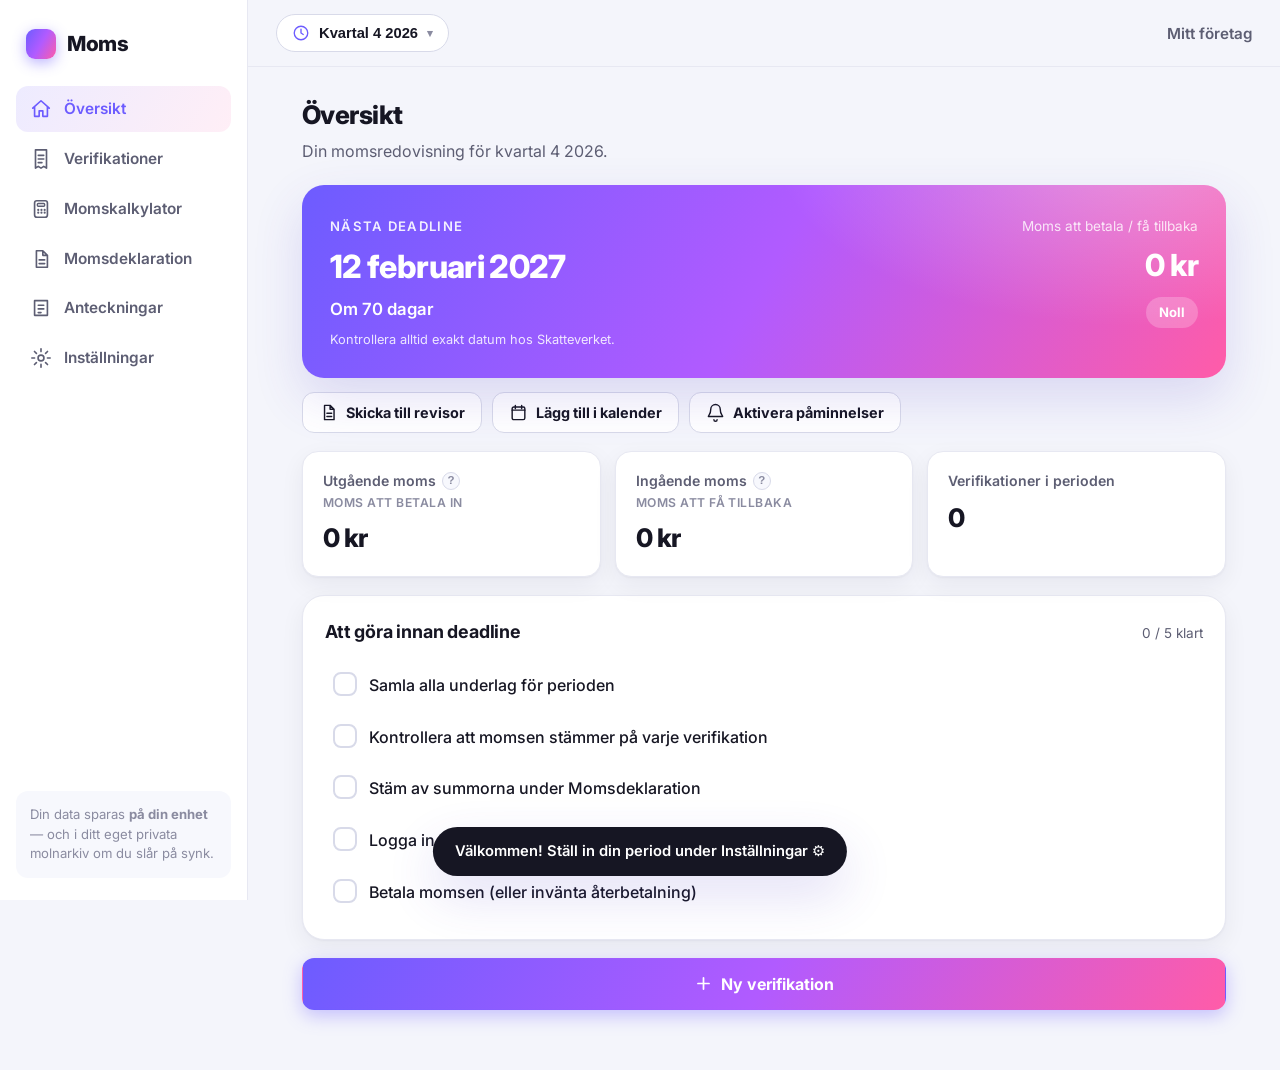
<file: index.html>
<!DOCTYPE html>
<html lang="sv">
<head>
  <meta charset="UTF-8" />
  <meta name="viewport" content="width=device-width, initial-scale=1.0, viewport-fit=cover" />
  <meta name="theme-color" content="#6d5cff" />
  <meta name="description" content="Moms — ett enkelt och tydligt personligt verktyg för att hålla koll på din momsredovisning, dina kvitton och dina deadlines." />
  <title>Moms · Enkel momskoll</title>
  <link rel="preconnect" href="https://fonts.googleapis.com" />
  <link rel="preconnect" href="https://fonts.gstatic.com" crossorigin />
  <link href="https://fonts.googleapis.com/css2?family=Inter:wght@400;500;600;700;800&display=swap" rel="stylesheet" />
  <link rel="stylesheet" href="styles.css" />
  <link rel="manifest" href="manifest.webmanifest" />
  <link rel="icon" href="icon-192.png" />
  <link rel="apple-touch-icon" href="icon-192.png" />
  <meta name="apple-mobile-web-app-capable" content="yes" />
  <meta name="apple-mobile-web-app-status-bar-style" content="default" />
  <meta name="apple-mobile-web-app-title" content="Moms" />
</head>
<body>
  <!-- SVG icon sprite -->
  <svg width="0" height="0" style="position:absolute" aria-hidden="true">
    <symbol id="i-home" viewBox="0 0 24 24"><path d="M3 11l9-8 9 8M5 10v10h5v-6h4v6h5V10" fill="none" stroke="currentColor" stroke-width="1.8" stroke-linecap="round" stroke-linejoin="round"/></symbol>
    <symbol id="i-receipt" viewBox="0 0 24 24"><path d="M6 2h12v20l-3-2-3 2-3-2-3 2zM9 8h6M9 12h6M9 16h4" fill="none" stroke="currentColor" stroke-width="1.8" stroke-linecap="round" stroke-linejoin="round"/></symbol>
    <symbol id="i-doc" viewBox="0 0 24 24"><path d="M7 3h7l5 5v13H7zM14 3v5h5M10 13h6M10 17h6" fill="none" stroke="currentColor" stroke-width="1.8" stroke-linecap="round" stroke-linejoin="round"/></symbol>
    <symbol id="i-note" viewBox="0 0 24 24"><path d="M5 4h14v16H5zM9 9h6M9 13h6M9 17h3" fill="none" stroke="currentColor" stroke-width="1.8" stroke-linecap="round" stroke-linejoin="round"/></symbol>
    <symbol id="i-gear" viewBox="0 0 24 24"><circle cx="12" cy="12" r="3.2" fill="none" stroke="currentColor" stroke-width="1.8"/><path d="M12 2v3M12 19v3M2 12h3M19 12h3M4.9 4.9l2.1 2.1M17 17l2.1 2.1M19.1 4.9L17 7M7 17l-2.1 2.1" fill="none" stroke="currentColor" stroke-width="1.8" stroke-linecap="round"/></symbol>
    <symbol id="i-plus" viewBox="0 0 24 24"><path d="M12 5v14M5 12h14" fill="none" stroke="currentColor" stroke-width="2.2" stroke-linecap="round"/></symbol>
    <symbol id="i-check" viewBox="0 0 24 24"><path d="M5 13l4 4L19 7" fill="none" stroke="currentColor" stroke-width="2.4" stroke-linecap="round" stroke-linejoin="round"/></symbol>
    <symbol id="i-clock" viewBox="0 0 24 24"><circle cx="12" cy="12" r="9" fill="none" stroke="currentColor" stroke-width="1.8"/><path d="M12 7v5l3 2" fill="none" stroke="currentColor" stroke-width="1.8" stroke-linecap="round"/></symbol>
    <symbol id="i-trash" viewBox="0 0 24 24"><path d="M4 7h16M9 7V4h6v3M6 7l1 14h10l1-14" fill="none" stroke="currentColor" stroke-width="1.8" stroke-linecap="round" stroke-linejoin="round"/></symbol>
    <symbol id="i-calc" viewBox="0 0 24 24"><rect x="5" y="3" width="14" height="18" rx="2.5" fill="none" stroke="currentColor" stroke-width="1.8"/><rect x="8" y="6" width="8" height="3" rx="1" fill="none" stroke="currentColor" stroke-width="1.5"/><path d="M9 13h0M12.5 13h0M16 13h0M9 16h0M12.5 16h0M16 16h0" stroke="currentColor" stroke-width="2.4" stroke-linecap="round"/></symbol>
    <symbol id="i-bell" viewBox="0 0 24 24"><path d="M18 8a6 6 0 10-12 0c0 7-3 7-3 9h18c0-2-3-2-3-9" fill="none" stroke="currentColor" stroke-width="1.8" stroke-linecap="round" stroke-linejoin="round"/><path d="M10 21a2 2 0 004 0" fill="none" stroke="currentColor" stroke-width="1.8" stroke-linecap="round"/></symbol>
    <symbol id="i-cal" viewBox="0 0 24 24"><rect x="4" y="5" width="16" height="16" rx="2" fill="none" stroke="currentColor" stroke-width="1.8"/><path d="M4 9h16M8 3v4M16 3v4" stroke="currentColor" stroke-width="1.8" stroke-linecap="round"/></symbol>
    <symbol id="i-correct" viewBox="0 0 24 24"><path d="M3 12a9 9 0 1 1 3 6.7" fill="none" stroke="currentColor" stroke-width="1.8" stroke-linecap="round"/><path d="M3 21v-5h5" fill="none" stroke="currentColor" stroke-width="1.8" stroke-linecap="round" stroke-linejoin="round"/></symbol>
  </svg>

  <div class="app">
    <!-- Sidebar (desktop) -->
    <aside class="sidebar">
      <div class="brand">
        <span class="brand-mark"></span>
        <span class="brand-name">Moms</span>
      </div>
      <nav class="side-nav" aria-label="Huvudmeny">
        <a href="#oversikt" class="nav-item" data-view="oversikt"><svg class="ic"><use href="#i-home"/></svg><span>Översikt</span></a>
        <a href="#kvitton" class="nav-item" data-view="kvitton"><svg class="ic"><use href="#i-receipt"/></svg><span>Verifikationer</span></a>
        <a href="#kalkylator" class="nav-item" data-view="kalkylator"><svg class="ic"><use href="#i-calc"/></svg><span>Momskalkylator</span></a>
        <a href="#deklaration" class="nav-item" data-view="deklaration"><svg class="ic"><use href="#i-doc"/></svg><span>Momsdeklaration</span></a>
        <a href="#anteckningar" class="nav-item" data-view="anteckningar"><svg class="ic"><use href="#i-note"/></svg><span>Anteckningar</span></a>
        <a href="#installningar" class="nav-item" data-view="installningar"><svg class="ic"><use href="#i-gear"/></svg><span>Inställningar</span></a>
      </nav>
      <div class="side-foot">
        <p>Din data sparas <strong>på din enhet</strong> — och i ditt eget privata molnarkiv om du slår på synk.</p>
      </div>
    </aside>

    <!-- Main -->
    <div class="main">
      <header class="topbar">
        <div class="topbar-left">
          <button class="period-pill" id="periodPill" aria-haspopup="true">
            <svg class="ic"><use href="#i-clock"/></svg>
            <span id="periodLabel">Period</span>
            <span class="caret">▾</span>
          </button>
        </div>
        <div class="topbar-right">
          <span class="biz-name" id="bizNameTop">Mitt företag</span>
        </div>
      </header>

      <main class="content">
        <!-- ===================== ÖVERSIKT ===================== -->
        <section class="view" id="view-oversikt">
          <div class="view-head">
            <h1>Översikt</h1>
            <p class="muted" id="periodSub">Din momsredovisning för perioden.</p>
          </div>

          <!-- Reminder banner -->
          <div class="reminder-banner" id="reminderBanner" hidden></div>

          <!-- Deadline hero -->
          <div class="hero-card">
            <div class="hero-grad" aria-hidden="true"></div>
            <div class="hero-inner">
              <span class="hero-eyebrow">Nästa deadline</span>
              <div class="hero-date" id="deadlineDate">—</div>
              <div class="hero-count" id="deadlineCountdown">Lägg in din period i Inställningar</div>
              <p class="hero-note">Kontrollera alltid exakt datum hos Skatteverket.</p>
            </div>
            <div class="hero-amount">
              <span class="muted small">Moms att betala / få tillbaka</span>
              <div class="hero-amount-val" id="heroAmount">0 kr</div>
              <span class="badge-pay" id="heroAmountBadge">—</span>
            </div>
          </div>

          <div class="deadline-actions">
            <button class="btn-ghost js-share"><svg class="ic"><use href="#i-doc"/></svg> Skicka till revisor</button>
            <button class="btn-ghost" id="icsBtn"><svg class="ic"><use href="#i-cal"/></svg> Lägg till i kalender</button>
            <button class="btn-ghost" id="notifyBtn"><svg class="ic"><use href="#i-bell"/></svg> Aktivera påminnelser</button>
          </div>

          <!-- Summary tiles -->
          <div class="tiles">
            <div class="tile">
              <span class="tile-label">Utgående moms <button class="hint" data-hint="Moms du tagit ut på det du sålt (din försäljning). Detta är moms du ska betala in.">?</button></span>
              <span class="tile-sub">moms att betala in</span>
              <div class="tile-val" id="sumUtg">0 kr</div>
            </div>
            <div class="tile">
              <span class="tile-label">Ingående moms <button class="hint" data-hint="Moms du betalat på det du köpt och får dra av. Detta är moms du får tillbaka.">?</button></span>
              <span class="tile-sub">moms att få tillbaka</span>
              <div class="tile-val" id="sumIng">0 kr</div>
            </div>
            <div class="tile">
              <span class="tile-label">Verifikationer i perioden</span>
              <div class="tile-val" id="sumCount">0</div>
            </div>
          </div>

          <!-- Checklist -->
          <div class="panel">
            <div class="panel-head">
              <h2>Att göra innan deadline</h2>
              <span class="muted small" id="checkProgress">0 / 5 klart</span>
            </div>
            <ul class="checklist" id="checklist"></ul>
          </div>

          <button class="fab-inline btn-primary" data-goto="kvitton">
            <svg class="ic"><use href="#i-plus"/></svg> Ny verifikation
          </button>
        </section>

        <!-- ===================== KVITTON ===================== -->
        <section class="view" id="view-kvitton" hidden>
          <div class="view-head">
            <h1>Verifikationer</h1>
            <p class="muted">Kvitton, fakturor och andra affärshändelser. Varje sparad post är slutgiltig — fel rättas med en ny post.</p>
          </div>

          <details class="panel import-panel" id="stripeImport">
            <summary><svg class="ic"><use href="#i-doc"/></svg> Importera från Stripe (CSV)</summary>
            <p class="muted small import-help">
              I Stripe: <strong>Balance → Payouts</strong> (eller Reports → Payout reconciliation) →
              exportera som CSV i SEK. Ladda upp filen här så skapas kvittona åt dig.
            </p>
            <div class="grid-2">
              <div class="field">
                <label for="impFile">CSV-fil från Stripe</label>
                <input type="file" id="impFile" accept=".csv,text/csv" />
              </div>
              <div class="field">
                <label for="impRate">Momssats på försäljning</label>
                <select id="impRate">
                  <option value="25" selected>25 % (svensk kund)</option>
                  <option value="12">12 %</option>
                  <option value="6">6 %</option>
                  <option value="0">0 % (kund utanför EU)</option>
                </select>
              </div>
            </div>
            <label class="check-inline">
              <input type="checkbox" id="impFees" checked />
              Skapa även Stripe-avgiften som inköp (0 % moms)
            </label>
            <div id="impPreview" class="import-preview" hidden></div>
            <div class="form-actions">
              <button type="button" class="btn-ghost" id="impAnalyze">Analysera fil</button>
              <button type="button" class="btn-primary" id="impConfirm" hidden><svg class="ic"><use href="#i-check"/></svg> Importera</button>
            </div>
          </details>

          <form class="panel form-card" id="receiptForm">
            <h2 class="form-title">Ny verifikation</h2>
            <div class="correction-banner" id="correctionBanner" hidden></div>

            <div class="field">
              <label for="rfType">Typ av post</label>
              <select id="rfType" name="type">
                <optgroup label="Affärshändelse">
                  <option value="inkop" selected>Inköp / Utgift (ingående moms)</option>
                  <option value="forsaljning">Försäljning / Inkomst (utgående moms)</option>
                </optgroup>
                <optgroup label="Eget kapital (påverkar inte moms eller resultat)">
                  <option value="insattning">Egen insättning</option>
                  <option value="uttag">Eget uttag</option>
                </optgroup>
              </select>
            </div>

            <div class="grid-2">
              <div class="field">
                <label for="rfDate">Transaktionsdatum</label>
                <input type="date" id="rfDate" name="date" required />
                <p class="field-help">Datumet affärshändelsen skedde (t.ex. betaldatum). <strong id="rfDateConfirm"></strong></p>
              </div>
              <div class="field" id="rfPartyField">
                <label for="rfParty">Motpart <span class="muted small">(kund/leverantör)</span></label>
                <input type="text" id="rfParty" name="party" placeholder="t.ex. Bauhaus" required autocomplete="off" />
              </div>
            </div>

            <div class="field">
              <label for="rfDesc">Vad avser det?</label>
              <input type="text" id="rfDesc" name="desc" placeholder="t.ex. Material till jobb" required autocomplete="off" />
            </div>

            <div class="grid-3" id="rfAmountRow">
              <div class="field">
                <label for="rfAmount" id="rfAmountLabel">Bruttobelopp (inkl. moms)</label>
                <div class="input-money">
                  <input type="text" id="rfAmount" name="amount" inputmode="decimal" placeholder="0,00" required />
                  <span>kr</span>
                </div>
              </div>
              <div class="field" id="rfRateField">
                <label for="rfRate">Momssats</label>
                <select id="rfRate" name="rate">
                  <option value="25" selected>25 %</option>
                  <option value="12">12 %</option>
                  <option value="6">6 %</option>
                  <option value="0">0 % / momsfritt</option>
                </select>
              </div>
              <div class="field" id="rfAccountField">
                <label for="rfAccount">Betalsätt / konto</label>
                <select id="rfAccount" name="account">
                  <option value="firmakonto" selected>Firmakonto</option>
                  <option value="kontant">Kontant</option>
                  <option value="privat">Egen insättning (jag betalade privat)</option>
                  <option value="annat">Annat</option>
                </select>
              </div>
            </div>

            <label class="check-inline" id="rfReverseField">
              <input type="checkbox" id="rfReverse" />
              Inköp av tjänst från annat EU-land (t.ex. Stripe, Google Ads) — omvänd skattskyldighet
            </label>

            <div class="calc-preview" id="calcPreview" aria-live="polite"></div>

            <div class="grid-2">
              <div class="field">
                <label for="rfRef">Referens till underlag <span class="muted small">(valfritt)</span></label>
                <input type="text" id="rfRef" name="ref" placeholder="t.ex. kvitto_2026-07-01.pdf eller länk" autocomplete="off" />
              </div>
              <div class="field">
                <label for="rfFile">Bild på kvitto <span class="muted small">(valfritt)</span></label>
                <input type="file" id="rfFile" name="file" accept="image/*" capture="environment" />
              </div>
            </div>

            <div class="field">
              <label for="rfNote">Fri text / anteckning <span class="muted small">(valfritt)</span></label>
              <input type="text" id="rfNote" name="note" placeholder="Egen anteckning" autocomplete="off" />
            </div>

            <div class="form-actions">
              <button type="submit" class="btn-primary"><svg class="ic"><use href="#i-check"/></svg> Bokför verifikation</button>
              <button type="reset" class="btn-ghost">Rensa</button>
            </div>
          </form>

          <div class="panel">
            <div class="panel-head">
              <h2>Sparade verifikationer</h2>
              <span class="muted small" id="receiptCount">0 st</span>
            </div>
            <div id="receiptList" class="receipt-list"></div>
          </div>
        </section>

        <!-- ===================== KALKYLATOR ===================== -->
        <section class="view" id="view-kalkylator" hidden>
          <div class="view-head">
            <h1>Momskalkylator</h1>
            <p class="muted">Baklängesmoms: skriv bruttobeloppet (det totala priset) så räknar jag ut netto och moms.</p>
          </div>

          <div class="panel form-card">
            <div class="grid-2">
              <div class="field">
                <label for="cWhat">Vad gäller det?</label>
                <input type="text" id="cWhat" placeholder="t.ex. Såld vara" autocomplete="off" />
              </div>
              <div class="field">
                <label for="cDate">Datum</label>
                <input type="date" id="cDate" />
                <p class="field-help">Datumet du betalade eller fick betalt. <strong id="cDateConfirm"></strong></p>
              </div>
            </div>

            <div class="seg" role="radiogroup" aria-label="Typ av händelse">
              <label class="seg-opt">
                <input type="radio" name="ctype" value="forsaljning" checked />
                <span>Försäljning</span>
              </label>
              <label class="seg-opt">
                <input type="radio" name="ctype" value="inkop" />
                <span>Inköp</span>
              </label>
            </div>

            <div class="grid-2">
              <div class="field">
                <label for="cAmount">Bruttobelopp (inkl. moms)</label>
                <div class="input-money">
                  <input type="text" id="cAmount" inputmode="decimal" placeholder="0,00" />
                  <span>kr</span>
                </div>
              </div>
              <div class="field">
                <label for="cRate">Momssats</label>
                <select id="cRate">
                  <option value="25" selected>25 %</option>
                  <option value="12">12 %</option>
                  <option value="6">6 %</option>
                </select>
              </div>
            </div>
          </div>

          <div class="result-card" id="calcResult" aria-live="polite">
            <div class="result-row"><span>Bruttobelopp</span><strong id="cTotal">0 kr</strong></div>
            <div class="result-row"><span>Moms <em id="cRateLbl">(25 %)</em></span><strong id="cVat">0 kr</strong></div>
            <div class="result-row total"><span>Nettobelopp</span><strong id="cExcl">0 kr</strong></div>
          </div>

          <div class="result-context is-pay" id="cContext">
            <span id="cContextLabel">Moms att betala</span>
            <strong id="cContextVal">0 kr</strong>
          </div>

          <button class="btn-primary btn-block" id="calcSave"><svg class="ic"><use href="#i-check"/></svg> Spara uträkning</button>

          <div class="panel">
            <div class="panel-head">
              <h2>Sparade uträkningar</h2>
              <span class="muted small" id="calcCount">0 st</span>
            </div>
            <div id="calcList" class="calc-list"></div>
          </div>
        </section>

        <!-- ===================== DEKLARATION ===================== -->
        <section class="view" id="view-deklaration" hidden>
          <div class="view-head">
            <h1>Momsdeklaration</h1>
            <p class="muted">Summorna att föra in i Skatteverkets momsdeklaration för perioden.</p>
          </div>

          <div class="panel" id="summaryPanel">
            <div class="panel-head">
              <h2 id="sumRangeLabel">Sammanställning</h2>
            </div>
            <div class="report-toggle" role="tablist" aria-label="Välj period för sammanställning">
              <button type="button" data-range="period" class="active">Aktuell period</button>
              <button type="button" data-range="year">Helår</button>
              <button type="button" data-range="all">Allt</button>
            </div>
            <div class="tiles">
              <div class="tile"><span class="tile-label">Intäkter, netto</span><div class="tile-val" id="sRevenue">0 kr</div></div>
              <div class="tile"><span class="tile-label">Kostnader, netto</span><div class="tile-val" id="sCost">0 kr</div></div>
              <div class="tile"><span class="tile-label">Resultat</span><div class="tile-val" id="sResult">0 kr</div></div>
              <div class="tile"><span class="tile-label">Utgående moms</span><div class="tile-val" id="sUtg">0 kr</div></div>
              <div class="tile"><span class="tile-label">Ingående moms</span><div class="tile-val" id="sIng">0 kr</div></div>
              <div class="tile"><span class="tile-label">Moms, netto</span><div class="tile-val small-val" id="sToPay">0 kr</div></div>
              <div class="tile"><span class="tile-label">Egna insättningar</span><div class="tile-val" id="sInsattning">0 kr</div></div>
              <div class="tile"><span class="tile-label">Egna uttag</span><div class="tile-val" id="sUttag">0 kr</div></div>
            </div>
            <p class="muted small">Resultatet är informativt (intäkter minus kostnader) — inte en skatteberäkning. Egna insättningar/uttag påverkar varken moms eller resultat.</p>
          </div>

          <div class="panel">
            <div class="panel-head">
              <h2>Momsrutor för aktuell period</h2>
            </div>
            <table class="decl-table">
              <thead><tr><th>Ruta</th><th>Avser</th><th class="num">Belopp</th></tr></thead>
              <tbody id="declRows"></tbody>
            </table>
          </div>

          <details class="panel adv">
            <summary>Visa fler rutor (EU-handel m.m.)</summary>
            <table class="decl-table">
              <tbody id="declAdvRows"></tbody>
            </table>
            <p class="muted small">Dessa fylls bara i om du handlar med utlandet. Lämna tomma annars.</p>
          </details>

          <div class="callout">
            <strong>Så gör du:</strong> Logga in på <span class="nowrap">skatteverket.se</span> → Moms → Momsdeklaration,
            och skriv in beloppen ovan i rutorna med samma nummer. Stäm av mot dina kvitton först.
          </div>

          <div class="panel share-panel">
            <h2>Skicka till din revisor</h2>
            <p class="muted small">Hela perioden samlas i <strong>en fil</strong> — alla verifikationer plus momssummorna ovan. Du kan sms:a eller mejla den direkt.</p>
            <div class="form-actions">
              <button class="btn-primary js-share"><svg class="ic"><use href="#i-doc"/></svg> Skicka denna period</button>
              <button class="btn-ghost" id="downloadBtn">Ladda ner som fil</button>
            </div>
          </div>

          <div class="panel export-panel">
            <h2>Exportera</h2>
            <p class="muted small">Exportera allt du bokfört, för eget bruk eller för att importera i annat program.</p>
            <div class="form-actions">
              <button class="btn-ghost" id="exportAllCsvBtn"><svg class="ic"><use href="#i-doc"/></svg> Exportera ALLA poster (CSV)</button>
              <button class="btn-ghost" id="exportSieBtn"><svg class="ic"><use href="#i-doc"/></svg> Exportera SIE-fil</button>
            </div>
            <p class="muted small">SIE-filen speglar valt intervall ovan (Aktuell period/Helår/Allt) enligt en förenklad kontoplan — kontrollera kontona innan du importerar i Bokio eller liknande.</p>
          </div>
        </section>

        <!-- ===================== ANTECKNINGAR ===================== -->
        <section class="view" id="view-anteckningar" hidden>
          <div class="view-head">
            <h1>Anteckningar</h1>
            <p class="muted">Fri text — påminnelser, frågor till revisorn, vad som helst. Sparas automatiskt.</p>
          </div>
          <div class="panel">
            <textarea id="notes" class="notes-area" placeholder="Skriv här…"></textarea>
            <p class="muted small" id="notesSaved">Sparat</p>
          </div>
        </section>

        <!-- ===================== INSTÄLLNINGAR ===================== -->
        <section class="view" id="view-installningar" hidden>
          <div class="view-head">
            <h1>Inställningar</h1>
            <p class="muted">Fyll i en gång så anpassas allt efter dig.</p>
          </div>

          <form class="panel form-card" id="settingsForm">
            <div class="grid-2">
              <div class="field">
                <label for="setName">Företagsnamn / ditt namn</label>
                <input type="text" id="setName" placeholder="t.ex. Anna Andersson" autocomplete="organization" />
              </div>
              <div class="field">
                <label for="setOrg">Organisationsnummer / personnummer</label>
                <input type="text" id="setOrg" placeholder="556xxx-xxxx" autocomplete="off" />
              </div>
            </div>

            <div class="field">
              <label for="setPeriod">Hur ofta redovisar du moms?</label>
              <select id="setPeriod">
                <option value="kvartal">Varje kvartal (vanligast för småföretag)</option>
                <option value="manad">Varje månad</option>
                <option value="helar">En gång per år (helår)</option>
              </select>
              <p class="field-help">Vet du inte? Står på ditt registreringsbevis från Skatteverket. Kvartal är vanligast.</p>
            </div>

            <div class="grid-2">
              <div class="field">
                <label for="setStart">Företagets startdatum <span class="muted small">(valfritt)</span></label>
                <input type="date" id="setStart" />
                <p class="field-help">Perioder före detta datum döljs.</p>
              </div>
              <div class="field">
                <label for="setDeadline">Egen deadline <span class="muted small">(valfritt)</span></label>
                <input type="date" id="setDeadline" />
                <p class="field-help">Har Skatteverket gett dig ett exakt datum? Skriv det här så används det istället.</p>
              </div>
            </div>

            <div class="form-actions">
              <button type="submit" class="btn-primary"><svg class="ic"><use href="#i-check"/></svg> Spara</button>
            </div>
          </form>

          <div class="panel sync-panel" id="cloudPanel">
            <h2>Moln-synk — din inloggning</h2>
            <div id="cloudOff">
              <p class="muted small">
                Koppla en personlig nyckel så sparas allt du gör <strong>automatiskt i ett privat molnarkiv</strong>
                på ditt Hugging Face-konto — och dyker upp på både mobilen och datorn.
                Nyckeln är din inloggning: klistra in <strong>samma nyckel</strong> på varje enhet.
              </p>
              <ol class="sync-steps">
                <li>Gå till <strong class="nowrap">huggingface.co/settings/tokens</strong> → Create new token → välj typ <strong>Write</strong>.</li>
                <li>Kopiera nyckeln (börjar med <strong>hf_</strong>) och klistra in här. Spara den även någonstans säkert.</li>
              </ol>
              <div class="field">
                <label for="hfToken">Din nyckel</label>
                <input type="password" id="hfToken" placeholder="hf_…" autocomplete="off" />
              </div>
              <button class="btn-primary" id="syncEnableBtn">Aktivera moln-synk</button>
            </div>
            <div id="cloudOn" hidden>
              <p class="sync-ok" id="syncStatus">Moln-synk är på ✓</p>
              <p class="muted small" id="syncInfo"></p>
              <div class="form-actions">
                <button class="btn-ghost" id="syncNowBtn">Synka nu</button>
                <button class="btn-danger" id="syncOffBtn">Koppla från den här enheten</button>
              </div>
            </div>
          </div>

          <div class="panel sync-panel">
            <h2>Flytta till annan enhet</h2>
            <p class="muted small">
              Utan moln-synk sparas datan bara lokalt på varje enhet. Så här flyttar du allt manuellt:
            </p>
            <ol class="sync-steps">
              <li>Tryck <strong>Skicka min data</strong> här och skicka filen till dig själv (sms, mejl eller AirDrop).</li>
              <li>Öppna appen på den andra enheten → Inställningar → <strong>Läs in data från fil</strong> och välj filen.</li>
            </ol>
            <div class="form-actions">
              <button class="btn-primary" id="shareDataBtn"><svg class="ic"><use href="#i-doc"/></svg> Skicka min data</button>
              <label class="btn-ghost file-btn">Läs in data från fil<input type="file" id="restoreInput" accept="application/json,.json" hidden /></label>
            </div>
          </div>

          <div class="panel danger-zone">
            <h2>Säkerhetskopia</h2>
            <p class="muted small">Ladda ner en kopia av allt ibland — bra om enheten tappas bort.</p>
            <div class="form-actions">
              <button class="btn-ghost" id="backupBtn">Ladda ner säkerhetskopia</button>
              <button class="btn-danger" id="wipeBtn"><svg class="ic"><use href="#i-trash"/></svg> Radera allt</button>
            </div>
          </div>

          <div class="disclaimer">
            <strong>Viktigt:</strong> Det här är ett personligt hjälpmedel för eget bruk, inte officiell bokföring och
            inte kopplat till Skatteverket. Det ersätter inte bokföringsprogram eller rådgivning från revisor.
            Du ansvarar själv för att uppgifterna du lämnar till Skatteverket är korrekta och i tid.
          </div>
        </section>
      </main>

      <!-- Bottom nav (mobile) -->
      <nav class="bottom-nav" aria-label="Huvudmeny mobil">
        <a href="#oversikt" class="bn-item" data-view="oversikt"><svg class="ic"><use href="#i-home"/></svg><span>Översikt</span></a>
        <a href="#kvitton" class="bn-item" data-view="kvitton"><svg class="ic"><use href="#i-receipt"/></svg><span>Verif.</span></a>
        <a href="#kalkylator" class="bn-item" data-view="kalkylator"><svg class="ic"><use href="#i-calc"/></svg><span>Kalkyl</span></a>
        <a href="#deklaration" class="bn-item" data-view="deklaration"><svg class="ic"><use href="#i-doc"/></svg><span>Moms</span></a>
        <a href="#anteckningar" class="bn-item" data-view="anteckningar"><svg class="ic"><use href="#i-note"/></svg><span>Anteckn.</span></a>
        <a href="#installningar" class="bn-item" data-view="installningar"><svg class="ic"><use href="#i-gear"/></svg><span>Mer</span></a>
      </nav>
    </div>
  </div>

  <!-- Period picker sheet -->
  <div class="sheet" id="periodSheet" hidden>
    <div class="sheet-backdrop" data-close-sheet></div>
    <div class="sheet-body" role="dialog" aria-label="Välj period">
      <h3>Välj period</h3>
      <div id="periodOptions" class="period-options"></div>
      <button class="btn-ghost btn-block" data-close-sheet>Stäng</button>
    </div>
  </div>

  <!-- Toast -->
  <div class="toast" id="toast" hidden></div>

  <script src="app.js"></script>
</body>
</html>
</file>
<file: styles.css>
/* ===================== Tokens ===================== */
:root {
  --bg: #f4f5fb;
  --surface: #ffffff;
  --surface-2: #f7f8fd;
  --line: #e7e8f2;
  --line-strong: #d8dae9;
  --text: #161623;
  --text-dim: #5d5e73;
  --text-faint: #8a8ba0;

  --brand: #6d5cff;
  --brand-2: #b15bff;
  --brand-3: #ff5ca8;
  --grad: linear-gradient(120deg, #6d5cff 0%, #b15bff 50%, #ff5ca8 100%);

  --green: #16a36b;
  --green-bg: #e6f7ef;
  --amber: #c47a00;
  --amber-bg: #fdf3e0;
  --red: #d83a52;
  --red-bg: #fdeaee;
  --blue: #2c7be5;
  --blue-bg: #eaf2fd;

  --radius: 16px;
  --radius-lg: 22px;
  --shadow: 0 1px 2px rgba(20, 20, 40, 0.04), 0 8px 24px rgba(20, 20, 50, 0.06);
  --shadow-lg: 0 20px 50px rgba(80, 60, 200, 0.16);
  --ease: cubic-bezier(0.22, 1, 0.36, 1);
}

* { margin: 0; padding: 0; box-sizing: border-box; }
[hidden] { display: none !important; }
html { -webkit-text-size-adjust: 100%; }
body {
  font-family: "Inter", system-ui, -apple-system, "Segoe UI", sans-serif;
  background: var(--bg);
  color: var(--text);
  line-height: 1.55;
  -webkit-font-smoothing: antialiased;
}
h1 { font-size: 1.6rem; font-weight: 800; letter-spacing: -0.02em; }
h2 { font-size: 1.12rem; font-weight: 700; letter-spacing: -0.01em; }
h3 { font-size: 1.05rem; font-weight: 700; }
.muted { color: var(--text-dim); }
.small { font-size: 0.85rem; }
.num { text-align: right; font-variant-numeric: tabular-nums; }
.nowrap { white-space: nowrap; }

:focus-visible { outline: 3px solid rgba(109, 92, 255, 0.5); outline-offset: 2px; border-radius: 8px; }

.ic { width: 22px; height: 22px; flex: none; display: inline-block; }

/* ===================== Layout ===================== */
.app { display: flex; min-height: 100vh; }

.sidebar {
  width: 248px; flex: none;
  background: var(--surface);
  border-right: 1px solid var(--line);
  padding: 22px 16px;
  display: flex; flex-direction: column; gap: 8px;
  position: sticky; top: 0; height: 100vh;
}
.brand { display: flex; align-items: center; gap: 11px; padding: 6px 10px 18px; }
.brand-mark { width: 30px; height: 30px; border-radius: 9px; background: var(--grad); box-shadow: 0 4px 14px rgba(109, 92, 255, 0.45); }
.brand-name { font-weight: 800; font-size: 1.3rem; letter-spacing: -0.02em; }

.side-nav { display: flex; flex-direction: column; gap: 4px; }
.nav-item {
  display: flex; align-items: center; gap: 12px;
  padding: 11px 14px; border-radius: 12px;
  color: var(--text-dim); text-decoration: none; font-weight: 600; font-size: 0.96rem;
  transition: background 0.2s var(--ease), color 0.2s var(--ease);
}
.nav-item:hover { background: var(--surface-2); color: var(--text); }
.nav-item.active { background: linear-gradient(120deg, rgba(109,92,255,0.12), rgba(255,92,168,0.10)); color: var(--brand); }
.nav-item.active .ic { color: var(--brand); }

.side-foot { margin-top: auto; padding: 14px; background: var(--surface-2); border-radius: 12px; }
.side-foot p { font-size: 0.82rem; color: var(--text-faint); line-height: 1.5; }

.main { flex: 1; min-width: 0; display: flex; flex-direction: column; }

.topbar {
  position: sticky; top: 0; z-index: 20;
  display: flex; align-items: center; justify-content: space-between;
  padding: 14px 28px;
  background: rgba(244, 245, 251, 0.85); backdrop-filter: blur(12px);
  border-bottom: 1px solid var(--line);
}
.period-pill {
  display: inline-flex; align-items: center; gap: 9px;
  padding: 9px 15px; border-radius: 999px;
  background: var(--surface); border: 1px solid var(--line-strong);
  font-weight: 600; font-size: 0.92rem; color: var(--text); cursor: pointer;
  transition: border-color 0.2s var(--ease), transform 0.2s var(--ease);
}
.period-pill:hover { border-color: var(--brand); transform: translateY(-1px); }
.period-pill .ic { width: 18px; height: 18px; color: var(--brand); }
.period-pill .caret { color: var(--text-faint); font-size: 0.7rem; }
.biz-name { font-weight: 600; color: var(--text-dim); font-size: 0.95rem; }

.content { padding: 28px; max-width: 980px; width: 100%; margin: 0 auto; padding-bottom: 60px; }

.view-head { margin-bottom: 22px; }
.view-head h1 { margin-bottom: 4px; }

/* ===================== Buttons ===================== */
.btn-primary, .btn-ghost, .btn-danger {
  display: inline-flex; align-items: center; justify-content: center; gap: 8px;
  font-family: inherit; font-weight: 700; font-size: 0.95rem;
  padding: 12px 20px; border-radius: 12px; border: 1px solid transparent; cursor: pointer;
  transition: transform 0.18s var(--ease), box-shadow 0.18s var(--ease), background 0.18s var(--ease);
}
.btn-primary { background: var(--grad); color: #fff; box-shadow: 0 6px 18px rgba(109, 92, 255, 0.35); }
.btn-primary:hover { transform: translateY(-2px); box-shadow: 0 10px 26px rgba(109, 92, 255, 0.45); }
.btn-primary .ic { width: 19px; height: 19px; }
.btn-ghost { background: var(--surface); border-color: var(--line-strong); color: var(--text); }
.btn-ghost:hover { border-color: var(--brand); transform: translateY(-1px); }
.btn-ghost .ic { width: 19px; height: 19px; }
.btn-danger { background: var(--red-bg); color: var(--red); border-color: transparent; }
.btn-danger:hover { background: #fbdde3; }
.btn-danger .ic { width: 19px; height: 19px; }
.btn-block { width: 100%; }

/* ===================== Hero deadline card ===================== */
.hero-card {
  position: relative; overflow: hidden;
  border-radius: var(--radius-lg);
  background: var(--grad);
  color: #fff;
  padding: 28px;
  display: flex; justify-content: space-between; gap: 24px; flex-wrap: wrap;
  box-shadow: var(--shadow-lg);
  margin-bottom: 18px;
}
.hero-grad {
  position: absolute; inset: 0;
  background: radial-gradient(600px 300px at 90% -20%, rgba(255,255,255,0.35), transparent 60%);
  pointer-events: none;
}
.hero-inner { position: relative; z-index: 1; }
.hero-eyebrow { font-size: 0.82rem; font-weight: 600; opacity: 0.9; text-transform: uppercase; letter-spacing: 0.1em; }
.hero-date { font-size: 2rem; font-weight: 800; letter-spacing: -0.02em; margin: 4px 0; }
.hero-count { font-size: 1.05rem; font-weight: 600; }
.hero-note { font-size: 0.8rem; opacity: 0.85; margin-top: 8px; }
.hero-amount { position: relative; z-index: 1; text-align: right; min-width: 180px; }
.hero-amount .muted { color: rgba(255,255,255,0.82); }
.hero-amount-val { font-size: 1.9rem; font-weight: 800; letter-spacing: -0.02em; margin: 4px 0 8px; }
.badge-pay {
  display: inline-block; padding: 5px 13px; border-radius: 999px;
  background: rgba(255,255,255,0.22); font-size: 0.82rem; font-weight: 700;
}

/* ===================== Reminder banner & deadline actions ===================== */
.reminder-banner {
  display: flex; align-items: center; gap: 10px;
  padding: 14px 18px; border-radius: var(--radius); margin-bottom: 16px;
  font-weight: 600; font-size: 0.95rem;
}
.reminder-banner.warn { background: var(--amber-bg); color: #6b4e16; border: 1px solid #f0dcb4; }
.reminder-banner.late { background: var(--red-bg); color: #8a1f30; border: 1px solid #f3c6cf; }
.reminder-banner::before { content: "⏰"; font-size: 1.1rem; }
.reminder-banner.late::before { content: "⚠️"; }

.deadline-actions { display: flex; gap: 10px; flex-wrap: wrap; margin-bottom: 18px; margin-top: -4px; }
.deadline-actions .btn-ghost { font-size: 0.9rem; padding: 10px 16px; }
.deadline-actions .btn-ghost.on { border-color: var(--green); color: var(--green); background: var(--green-bg); }

/* ===================== Tiles ===================== */
.tiles { display: grid; grid-template-columns: repeat(3, 1fr); gap: 14px; margin-bottom: 18px; }
.tile {
  background: var(--surface); border: 1px solid var(--line); border-radius: var(--radius);
  padding: 18px 20px; box-shadow: var(--shadow);
}
.tile-label { display: flex; align-items: center; gap: 6px; color: var(--text-dim); font-size: 0.88rem; font-weight: 600; }
.tile-sub { display: block; color: var(--text-faint); font-size: 0.76rem; font-weight: 600; text-transform: uppercase; letter-spacing: 0.04em; margin-top: 2px; }
.tile-val { font-size: 1.6rem; font-weight: 800; letter-spacing: -0.02em; margin-top: 6px; }

.hint {
  width: 18px; height: 18px; border-radius: 50%; border: 0;
  background: var(--surface-2); color: var(--text-faint);
  font-size: 0.72rem; font-weight: 700; cursor: help; line-height: 1;
  border: 1px solid var(--line-strong);
}
.hint:hover { background: var(--brand); color: #fff; border-color: var(--brand); }

/* ===================== Panels ===================== */
.panel {
  background: var(--surface); border: 1px solid var(--line); border-radius: var(--radius-lg);
  padding: 22px; box-shadow: var(--shadow); margin-bottom: 18px;
}
.panel-head { display: flex; align-items: baseline; justify-content: space-between; margin-bottom: 14px; gap: 12px; }

/* ===================== Checklist ===================== */
.checklist { list-style: none; display: flex; flex-direction: column; gap: 2px; }
.check-item { display: flex; align-items: flex-start; gap: 12px; padding: 12px 8px; border-radius: 10px; cursor: pointer; transition: background 0.18s var(--ease); }
.check-item:hover { background: var(--surface-2); }
.check-box {
  width: 24px; height: 24px; flex: none; border-radius: 8px;
  border: 2px solid var(--line-strong); display: flex; align-items: center; justify-content: center;
  color: #fff; transition: all 0.18s var(--ease);
}
.check-box .ic { width: 16px; height: 16px; opacity: 0; }
.check-item.done .check-box { background: var(--green); border-color: var(--green); }
.check-item.done .check-box .ic { opacity: 1; }
.check-item.done .check-text { color: var(--text-faint); text-decoration: line-through; }
.check-text { font-weight: 500; padding-top: 1px; }

.fab-inline { width: 100%; padding: 15px; font-size: 1rem; }

/* ===================== Forms ===================== */
.form-card .form-title { margin-bottom: 16px; }
.seg { display: flex; gap: 8px; background: var(--surface-2); padding: 5px; border-radius: 12px; margin-bottom: 16px; }
.seg-opt { flex: 1; }
.seg-opt input { position: absolute; opacity: 0; pointer-events: none; }
.seg-opt span {
  display: block; text-align: center; padding: 10px; border-radius: 9px;
  font-weight: 600; color: var(--text-dim); cursor: pointer; font-size: 0.92rem;
  transition: all 0.18s var(--ease);
}
.seg-opt input:checked + span { background: var(--surface); color: var(--brand); box-shadow: var(--shadow); }
.seg-opt input:focus-visible + span { outline: 3px solid rgba(109,92,255,0.5); }

.field { display: flex; flex-direction: column; gap: 6px; margin-bottom: 14px; }
.field label { font-weight: 600; font-size: 0.9rem; color: var(--text); }
.field-help { font-size: 0.82rem; color: var(--text-faint); }
.field-help strong { color: var(--brand); font-weight: 700; }
input[type="text"], input[type="number"], input[type="date"], input[type="password"], select, textarea {
  font-family: inherit; font-size: 1rem; color: var(--text);
  background: var(--surface); border: 1px solid var(--line-strong); border-radius: 11px;
  padding: 12px 14px; width: 100%; transition: border-color 0.18s var(--ease), box-shadow 0.18s var(--ease);
}
input:focus, select:focus, textarea:focus { outline: none; border-color: var(--brand); box-shadow: 0 0 0 4px rgba(109, 92, 255, 0.14); }
input::placeholder { color: var(--text-faint); }
input[type="file"] { padding: 9px; font-size: 0.88rem; }

.grid-2 { display: grid; grid-template-columns: 1fr 1fr; gap: 14px; }
.grid-3 { display: grid; grid-template-columns: 1fr 1fr 1fr; gap: 14px; }

.input-money { position: relative; display: flex; align-items: center; }
.input-money input { padding-right: 38px; }
.input-money span { position: absolute; right: 14px; color: var(--text-faint); font-weight: 600; pointer-events: none; }

.calc-preview {
  display: flex; gap: 22px; flex-wrap: wrap;
  background: linear-gradient(120deg, rgba(109,92,255,0.08), rgba(255,92,168,0.06));
  border: 1px solid var(--line); border-radius: 12px; padding: 14px 18px; margin-bottom: 16px;
  font-size: 0.95rem; color: var(--text-dim);
}
.calc-preview strong { color: var(--text); font-size: 1.05rem; }

.form-actions { display: flex; gap: 10px; flex-wrap: wrap; margin-top: 4px; }

/* ===================== Stripe import ===================== */
.import-panel > summary {
  cursor: pointer; font-weight: 700; font-size: 1.05rem;
  display: flex; align-items: center; gap: 10px; list-style: none;
}
.import-panel > summary::-webkit-details-marker { display: none; }
.import-panel > summary::after { content: "+"; margin-left: auto; font-size: 1.4rem; color: var(--brand); }
.import-panel[open] > summary::after { content: "–"; }
.import-panel > summary .ic { color: var(--brand); }
.import-help { margin: 12px 0 16px; line-height: 1.6; }
.check-inline { display: flex; align-items: center; gap: 9px; font-size: 0.92rem; font-weight: 500; color: var(--text); margin-bottom: 16px; cursor: pointer; }
.check-inline input { width: 18px; height: 18px; accent-color: var(--brand); }
.check-inline[hidden] { display: none; }

.correction-banner {
  background: linear-gradient(120deg, rgba(109,92,255,0.1), rgba(255,92,168,0.08));
  border: 1px solid var(--line-strong); border-radius: 12px;
  padding: 14px 16px; margin-bottom: 16px; font-size: 0.92rem; color: var(--text); line-height: 1.5;
}
.corr-cancel {
  margin-top: 8px; background: none; border: 1px solid var(--line-strong); color: var(--text-dim);
  font-family: inherit; font-weight: 600; font-size: 0.85rem; padding: 6px 14px; border-radius: 8px; cursor: pointer;
}
.corr-cancel:hover { border-color: var(--red); color: var(--red); }

.field.is-optional label { color: var(--text-dim); }

.report-toggle { display: flex; gap: 8px; margin-bottom: 16px; }
.report-toggle button {
  flex: 1; padding: 9px 12px; border-radius: 10px; border: 1px solid var(--line-strong);
  background: var(--surface); font-family: inherit; font-weight: 600; font-size: 0.88rem; color: var(--text-dim); cursor: pointer;
  transition: all 0.18s var(--ease);
}
.report-toggle button.active { background: linear-gradient(120deg, rgba(109,92,255,0.14), rgba(255,92,168,0.10)); border-color: var(--brand); color: var(--brand); }
.tile-val.small-val { font-size: 1.15rem; }

.export-panel h2 { margin-bottom: 4px; }
.export-panel p { margin-bottom: 14px; }
.import-preview {
  background: var(--surface-2); border: 1px solid var(--line); border-radius: 12px;
  padding: 16px 18px; margin-bottom: 16px; font-size: 0.92rem;
}
.import-preview h4 { font-size: 0.95rem; margin-bottom: 8px; }
.import-preview .imp-stat { display: flex; justify-content: space-between; padding: 4px 0; color: var(--text-dim); }
.import-preview .imp-stat strong { color: var(--text); }
.import-preview .imp-warn { color: #8a1f30; background: var(--red-bg); border-radius: 8px; padding: 8px 12px; margin-top: 10px; font-weight: 600; }
.import-preview .imp-ok { color: var(--green); font-weight: 600; margin-top: 8px; }
.import-preview table { width: 100%; border-collapse: collapse; margin-top: 10px; font-size: 0.84rem; }
.import-preview th, .import-preview td { text-align: left; padding: 6px 8px; border-bottom: 1px solid var(--line); }
.import-preview td.num, .import-preview th.num { text-align: right; font-variant-numeric: tabular-nums; }

/* ===================== Receipt list ===================== */
.receipt-list { display: flex; flex-direction: column; gap: 10px; }
.receipt-row {
  display: flex; align-items: center; gap: 14px;
  padding: 14px; border: 1px solid var(--line); border-radius: 14px; background: var(--surface-2);
}
.receipt-thumb {
  width: 46px; height: 46px; border-radius: 10px; flex: none; object-fit: cover;
  background: var(--surface); display: flex; align-items: center; justify-content: center;
  color: var(--text-faint); border: 1px solid var(--line);
}
.receipt-main { flex: 1; min-width: 0; }
.receipt-title { font-weight: 700; font-size: 0.98rem; }
.receipt-meta { font-size: 0.83rem; color: var(--text-faint); display: flex; gap: 8px; flex-wrap: wrap; }
.receipt-tag { font-size: 0.72rem; font-weight: 700; padding: 2px 8px; border-radius: 6px; }
.tag-in { background: var(--green-bg); color: var(--green); }
.tag-out { background: var(--blue-bg); color: var(--blue); }
.tag-capital { background: var(--surface-2); color: var(--text-dim); border: 1px solid var(--line-strong); }
.receipt-ref { font-size: 0.78rem; color: var(--text-faint); margin-top: 2px; }
.corr-tag { font-size: 0.7rem; font-weight: 700; padding: 2px 7px; border-radius: 6px; white-space: nowrap; }
.corr-of { background: var(--amber-bg); color: var(--amber); }
.corr-by { background: var(--surface-2); color: var(--text-faint); border: 1px solid var(--line-strong); }
.receipt-amt { text-align: right; flex: none; }
.receipt-amt .a { font-weight: 800; font-variant-numeric: tabular-nums; }
.receipt-amt .v { font-size: 0.78rem; color: var(--text-faint); }
.receipt-del, .receipt-correct { background: none; border: 0; color: var(--text-faint); cursor: pointer; padding: 6px; border-radius: 8px; }
.receipt-del:hover { color: var(--red); background: var(--red-bg); }
.receipt-correct:hover { color: var(--brand); background: rgba(109,92,255,0.1); }
.receipt-del .ic, .receipt-correct .ic { width: 18px; height: 18px; }

.empty { text-align: center; padding: 36px 20px; color: var(--text-faint); }

/* ===================== Calculator ===================== */
.result-card {
  background: var(--surface); border: 1px solid var(--line); border-radius: var(--radius-lg);
  padding: 8px 22px; box-shadow: var(--shadow); margin-bottom: 14px;
}
.result-row { display: flex; align-items: center; justify-content: space-between; padding: 16px 0; border-bottom: 1px solid var(--line); }
.result-row:last-child { border-bottom: 0; }
.result-row span { color: var(--text-dim); font-weight: 600; }
.result-row em { color: var(--text-faint); font-style: normal; font-weight: 500; }
.result-row strong { font-size: 1.35rem; font-weight: 800; font-variant-numeric: tabular-nums; letter-spacing: -0.02em; }
.result-row.total { padding: 20px 0; }
.result-row.total span { color: var(--text); font-size: 1.05rem; }
.result-row.total strong {
  font-size: 1.9rem;
  background: var(--grad); -webkit-background-clip: text; background-clip: text; -webkit-text-fill-color: transparent;
}
.result-context {
  display: flex; align-items: center; justify-content: space-between;
  padding: 16px 22px; border-radius: var(--radius-lg); margin-bottom: 14px;
  font-weight: 700; border: 1px solid transparent;
}
.result-context span { font-size: 1.02rem; }
.result-context strong { font-size: 1.4rem; font-variant-numeric: tabular-nums; letter-spacing: -0.02em; }
.result-context.is-pay { background: var(--amber-bg); color: var(--amber); border-color: #f0dcb4; }
.result-context.is-refund { background: var(--green-bg); color: var(--green); border-color: #bfe9d4; }
#calcSave { margin-bottom: 18px; padding: 15px; font-size: 1rem; }

.calc-list { display: flex; flex-direction: column; gap: 10px; }
.calc-row {
  display: flex; align-items: center; gap: 14px;
  padding: 14px; border: 1px solid var(--line); border-radius: 14px; background: var(--surface-2);
}
.calc-row-main { flex: 1; min-width: 0; }
.calc-row-title { font-weight: 700; font-size: 0.98rem; }
.calc-row-meta { font-size: 0.83rem; color: var(--text-faint); }
.calc-row-amt { text-align: right; flex: none; }
.calc-row-amt .a { font-weight: 800; font-variant-numeric: tabular-nums; }
.calc-row-amt .v { font-size: 0.78rem; color: var(--text-faint); }
.calc-book {
  background: none; border: 1px solid var(--line-strong); color: var(--brand);
  font-family: inherit; font-weight: 700; font-size: 0.8rem; cursor: pointer;
  padding: 7px 11px; border-radius: 9px; white-space: nowrap;
}
.calc-book:hover { border-color: var(--brand); background: rgba(109,92,255,0.08); }
.calc-book:disabled { color: var(--green); border-color: var(--green-bg); background: var(--green-bg); cursor: default; }

/* ===================== Declaration table ===================== */
.decl-table { width: 100%; border-collapse: collapse; }
.decl-table th { text-align: left; font-size: 0.8rem; text-transform: uppercase; letter-spacing: 0.05em; color: var(--text-faint); padding: 8px 12px; border-bottom: 1px solid var(--line); }
.decl-table th.num { text-align: right; }
.decl-table td { padding: 13px 12px; border-bottom: 1px solid var(--line); font-size: 0.95rem; }
.decl-table tr:last-child td { border-bottom: 0; }
.decl-ruta { font-weight: 800; color: var(--brand); width: 64px; }
.decl-table td.num { text-align: right; font-weight: 700; font-variant-numeric: tabular-nums; }
.decl-table tr.total td { background: var(--surface-2); font-weight: 800; }
.decl-table tr.total td.num { font-size: 1.1rem; }
.adv summary { cursor: pointer; font-weight: 700; padding: 6px 0; color: var(--brand); }

.share-panel h2 { margin-bottom: 4px; }
.share-panel p { margin-bottom: 14px; }

.callout {
  background: var(--blue-bg); border: 1px solid #cfe0fa; border-radius: 14px;
  padding: 16px 18px; font-size: 0.94rem; color: #1b4a82; margin-bottom: 16px;
}
.callout strong { color: #14365f; }

/* ===================== Notes ===================== */
.notes-area { min-height: 320px; resize: vertical; line-height: 1.6; }
#notesSaved { margin-top: 8px; opacity: 0; transition: opacity 0.3s; }
#notesSaved.show { opacity: 1; }

/* ===================== Settings: sync & danger zone ===================== */
.sync-panel h2 { margin-bottom: 4px; }
.sync-ok { color: var(--green); font-weight: 700; margin-bottom: 6px; }
#syncInfo { margin-bottom: 12px; }
.sync-steps { margin: 10px 0 16px 20px; color: var(--text-dim); font-size: 0.93rem; display: flex; flex-direction: column; gap: 6px; }
.sync-steps strong { color: var(--text); }

.danger-zone h2 { margin-bottom: 4px; }
.file-btn { cursor: pointer; }
.disclaimer {
  background: var(--amber-bg); border: 1px solid #f0dcb4; border-radius: 14px;
  padding: 16px 18px; font-size: 0.88rem; color: #6b4e16; line-height: 1.6;
}
.disclaimer strong { color: #5a3f0f; }

/* ===================== Bottom nav (mobile) ===================== */
.bottom-nav { display: none; }

/* ===================== Period sheet ===================== */
.sheet { position: fixed; inset: 0; z-index: 60; display: flex; align-items: flex-end; justify-content: center; }
.sheet[hidden] { display: none; }
.sheet-backdrop { position: absolute; inset: 0; background: rgba(20, 20, 40, 0.4); animation: fade 0.2s; }
.sheet-body {
  position: relative; background: var(--surface); width: 100%; max-width: 460px;
  border-radius: 22px 22px 0 0; padding: 24px; box-shadow: 0 -10px 40px rgba(0,0,0,0.2);
  animation: slideup 0.28s var(--ease);
}
@media (min-width: 600px) { .sheet { align-items: center; } .sheet-body { border-radius: 22px; } }
.sheet-body h3 { margin-bottom: 14px; }
.period-options { display: flex; flex-direction: column; gap: 8px; margin-bottom: 14px; }
.period-opt {
  text-align: left; padding: 14px 16px; border-radius: 12px; border: 1px solid var(--line-strong);
  background: var(--surface); font-family: inherit; font-size: 0.95rem; font-weight: 600; cursor: pointer;
  display: flex; justify-content: space-between; align-items: center;
}
.period-opt:hover { border-color: var(--brand); }
.period-opt.active { background: linear-gradient(120deg, rgba(109,92,255,0.12), rgba(255,92,168,0.10)); border-color: var(--brand); color: var(--brand); }
@keyframes slideup { from { transform: translateY(100%); } to { transform: none; } }
@keyframes fade { from { opacity: 0; } to { opacity: 1; } }

/* ===================== Toast ===================== */
.toast {
  position: fixed; bottom: 24px; left: 50%; transform: translateX(-50%) translateY(20px);
  background: var(--text); color: #fff; padding: 13px 22px; border-radius: 999px;
  font-weight: 600; font-size: 0.92rem; box-shadow: var(--shadow-lg); z-index: 80;
  opacity: 0; transition: all 0.3s var(--ease); pointer-events: none;
}
.toast.show { opacity: 1; transform: translateX(-50%) translateY(0); }

/* ===================== Responsive ===================== */
@media (max-width: 860px) {
  .sidebar { display: none; }
  .topbar { padding: 12px 16px; }
  .content { padding: 18px 16px 90px; }
  .bottom-nav {
    display: flex; position: fixed; bottom: 0; left: 0; right: 0; z-index: 50;
    background: rgba(255,255,255,0.94); backdrop-filter: blur(14px);
    border-top: 1px solid var(--line);
    padding: 8px 6px calc(8px + env(safe-area-inset-bottom));
    justify-content: space-around;
  }
  .bn-item {
    display: flex; flex-direction: column; align-items: center; gap: 3px;
    color: var(--text-faint); text-decoration: none; font-size: 0.62rem; font-weight: 600;
    padding: 4px 3px; border-radius: 10px; flex: 1; min-width: 0;
  }
  .bn-item span { max-width: 100%; overflow: hidden; text-overflow: ellipsis; white-space: nowrap; }
  .bn-item .ic { width: 22px; height: 22px; }
  .bn-item.active { color: var(--brand); }
  .hero-card { flex-direction: column; }
  .hero-amount { text-align: left; }
  .tiles { grid-template-columns: 1fr; }
  .grid-2, .grid-3 { grid-template-columns: 1fr; }
  h1 { font-size: 1.4rem; }
}

@media (max-width: 420px) {
  .calc-preview { gap: 14px; }
  .hero-date { font-size: 1.7rem; }
}

@media (prefers-reduced-motion: reduce) {
  * { animation-duration: 0.001ms !important; transition-duration: 0.001ms !important; }
}
</file>
